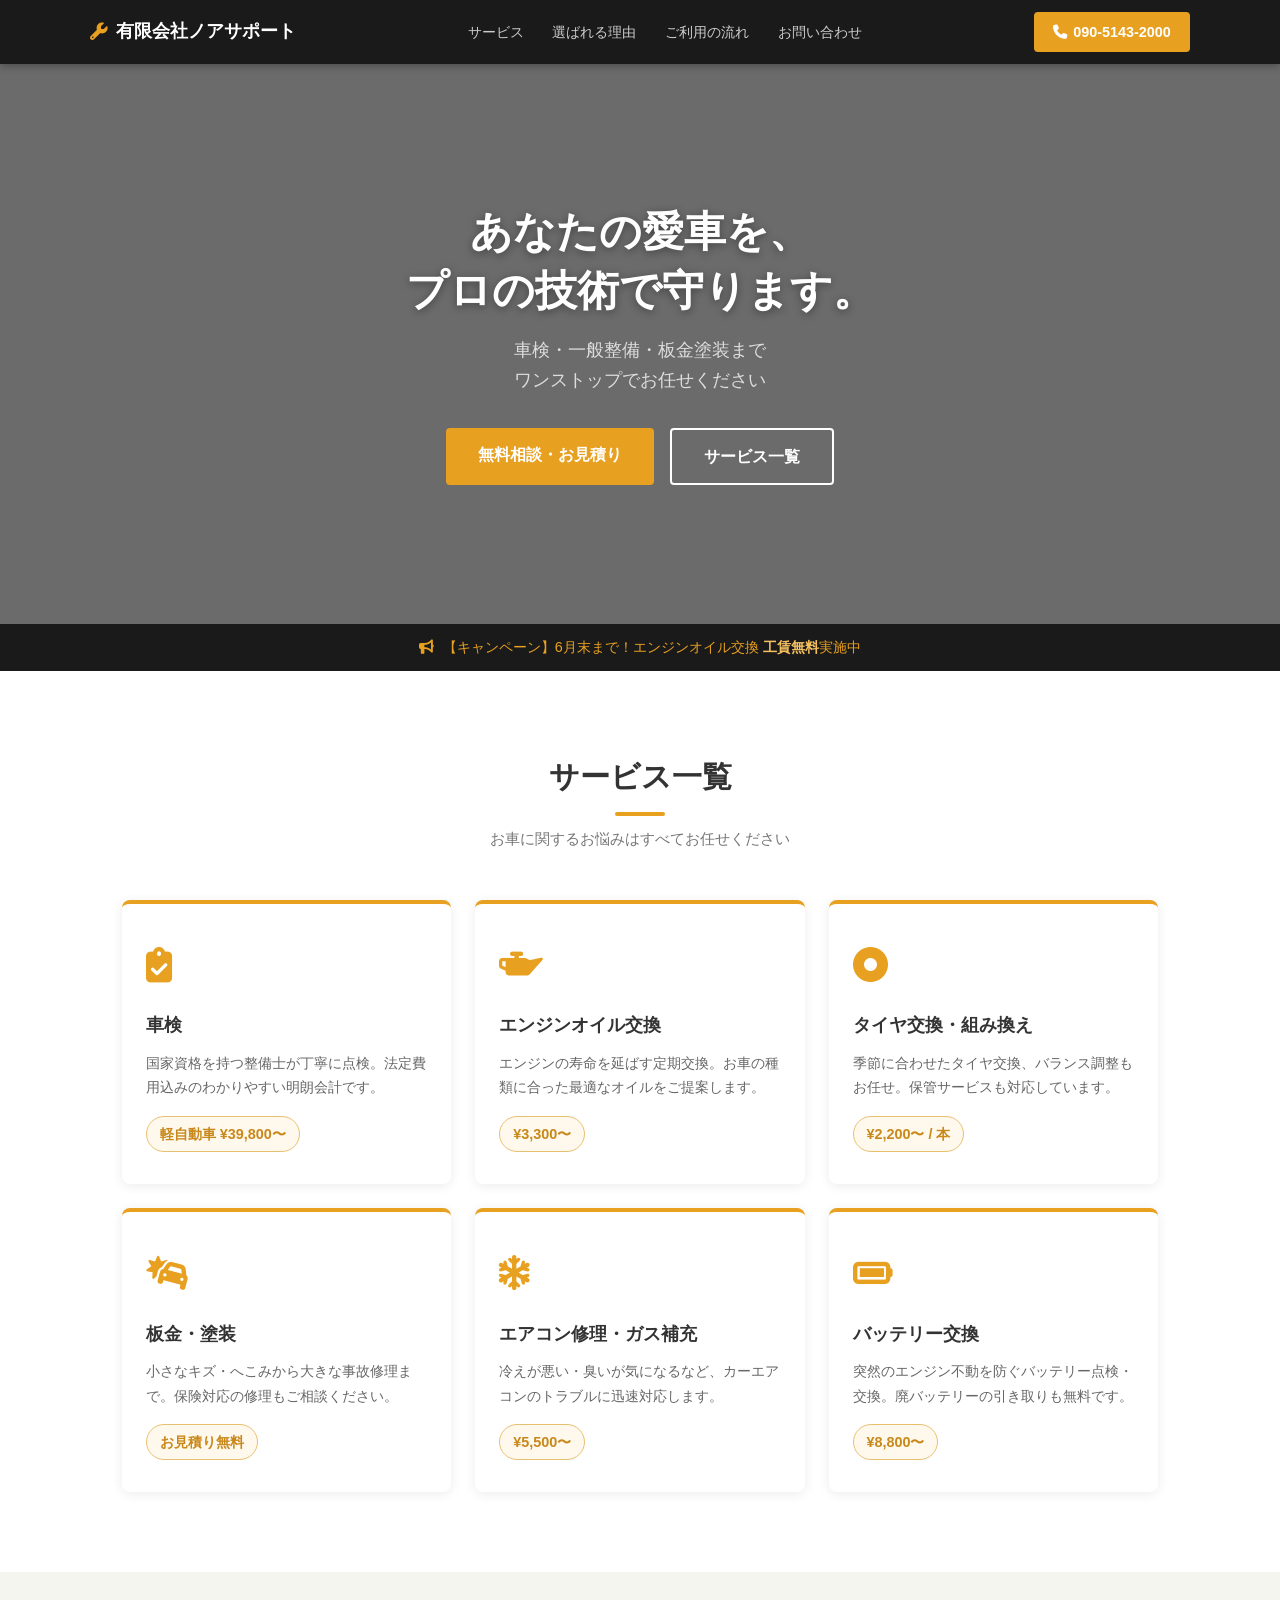
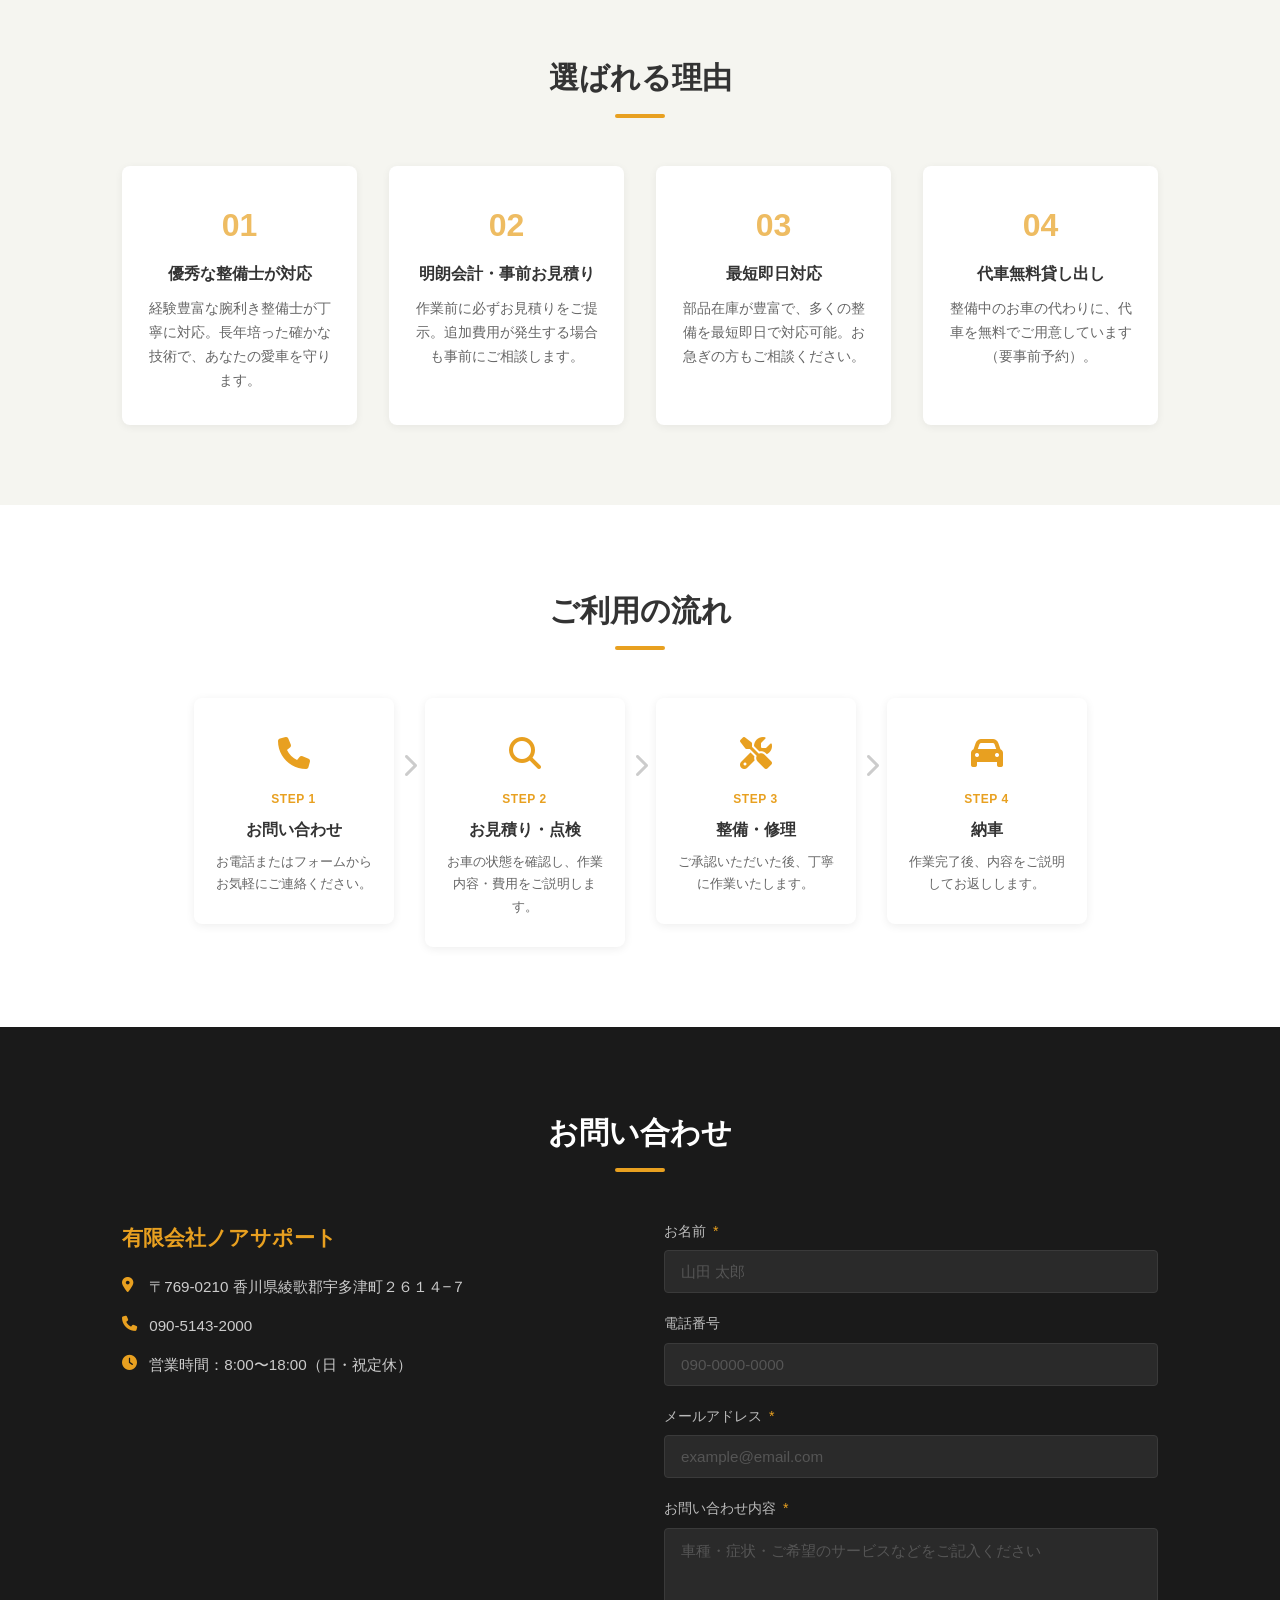
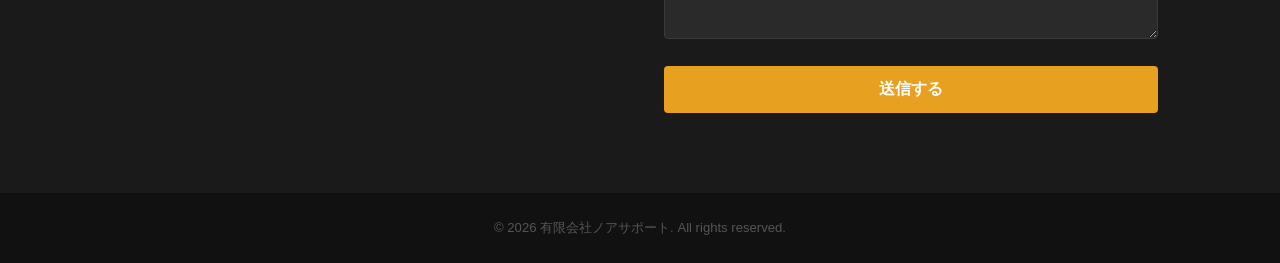
<file: index.html>
<!DOCTYPE html>
<html lang="ja">
<head>
  <meta charset="UTF-8">
  <meta name="viewport" content="width=device-width, initial-scale=1.0">
  <title>有限会社ノアサポート | 確かな技術と安心のサービス</title>
  <link rel="stylesheet" href="style.css">
  <link rel="stylesheet" href="https://cdnjs.cloudflare.com/ajax/libs/font-awesome/6.5.0/css/all.min.css">
</head>
<body>

  <!-- ヘッダー -->
  <header>
    <nav>
      <div class="logo">
        <i class="fas fa-wrench"></i> 有限会社ノアサポート
      </div>
      <ul>
        <li><a href="#services">サービス</a></li>
        <li><a href="#features">選ばれる理由</a></li>
        <li><a href="#flow">ご利用の流れ</a></li>
        <li><a href="#contact">お問い合わせ</a></li>
      </ul>
      <a href="tel:090-5143-2000" class="tel-btn"><i class="fas fa-phone"></i> 090-5143-2000</a>
      <button class="hamburger" id="hamburger" aria-label="メニュー">
        <span></span><span></span><span></span>
      </button>
    </nav>
  </header>

  <script>
    const btn = document.getElementById('hamburger');
    const menu = document.querySelector('nav ul');
    btn.addEventListener('click', () => {
      btn.classList.toggle('open');
      menu.classList.toggle('open');
    });
    menu.querySelectorAll('a').forEach(a => {
      a.addEventListener('click', () => {
        btn.classList.remove('open');
        menu.classList.remove('open');
      });
    });
  </script>

  <!-- ヒーロー -->
  <section class="hero">
    <div class="hero-overlay">
      <h1>あなたの愛車を、<br>プロの技術で守ります。</h1>
      <p>車検・一般整備・板金塗装まで<br>ワンストップでお任せください</p>
      <div class="hero-btns">
        <a href="#contact" class="btn btn-primary">無料相談・お見積り</a>
        <a href="#services" class="btn btn-outline">サービス一覧</a>
      </div>
    </div>
  </section>

  <!-- お知らせバー -->
  <div class="notice-bar">
    <i class="fas fa-bullhorn"></i>
    <span>【キャンペーン】6月末まで！エンジンオイル交換 <strong>工賃無料</strong>実施中</span>
  </div>

  <!-- サービス -->
  <section id="services">
    <div class="container">
      <h2 class="section-title">サービス一覧</h2>
      <p class="section-sub">お車に関するお悩みはすべてお任せください</p>
      <div class="services-grid">

        <div class="service-card">
          <div class="service-icon"><i class="fas fa-clipboard-check"></i></div>
          <h3>車検</h3>
          <p>国家資格を持つ整備士が丁寧に点検。法定費用込みのわかりやすい明朗会計です。</p>
          <span class="price">軽自動車 ¥39,800〜</span>
        </div>

        <div class="service-card">
          <div class="service-icon"><i class="fas fa-oil-can"></i></div>
          <h3>エンジンオイル交換</h3>
          <p>エンジンの寿命を延ばす定期交換。お車の種類に合った最適なオイルをご提案します。</p>
          <span class="price">¥3,300〜</span>
        </div>

        <div class="service-card">
          <div class="service-icon"><i class="fas fa-circle-dot"></i></div>
          <h3>タイヤ交換・組み換え</h3>
          <p>季節に合わせたタイヤ交換、バランス調整もお任せ。保管サービスも対応しています。</p>
          <span class="price">¥2,200〜 / 本</span>
        </div>

        <div class="service-card">
          <div class="service-icon"><i class="fas fa-car-burst"></i></div>
          <h3>板金・塗装</h3>
          <p>小さなキズ・へこみから大きな事故修理まで。保険対応の修理もご相談ください。</p>
          <span class="price">お見積り無料</span>
        </div>

        <div class="service-card">
          <div class="service-icon"><i class="fas fa-snowflake"></i></div>
          <h3>エアコン修理・ガス補充</h3>
          <p>冷えが悪い・臭いが気になるなど、カーエアコンのトラブルに迅速対応します。</p>
          <span class="price">¥5,500〜</span>
        </div>

        <div class="service-card">
          <div class="service-icon"><i class="fas fa-battery-full"></i></div>
          <h3>バッテリー交換</h3>
          <p>突然のエンジン不動を防ぐバッテリー点検・交換。廃バッテリーの引き取りも無料です。</p>
          <span class="price">¥8,800〜</span>
        </div>

      </div>
    </div>
  </section>

  <!-- 選ばれる理由 -->
  <section id="features" class="features-section">
    <div class="container">
      <h2 class="section-title">選ばれる理由</h2>
      <div class="features-grid">
        <div class="feature-item">
          <div class="feature-num">01</div>
          <h3>優秀な整備士が対応</h3>
          <p>経験豊富な腕利き整備士が丁寧に対応。長年培った確かな技術で、あなたの愛車を守ります。</p>
        </div>
        <div class="feature-item">
          <div class="feature-num">02</div>
          <h3>明朗会計・事前お見積り</h3>
          <p>作業前に必ずお見積りをご提示。追加費用が発生する場合も事前にご相談します。</p>
        </div>
        <div class="feature-item">
          <div class="feature-num">03</div>
          <h3>最短即日対応</h3>
          <p>部品在庫が豊富で、多くの整備を最短即日で対応可能。お急ぎの方もご相談ください。</p>
        </div>
        <div class="feature-item">
          <div class="feature-num">04</div>
          <h3>代車無料貸し出し</h3>
          <p>整備中のお車の代わりに、代車を無料でご用意しています（要事前予約）。</p>
        </div>
      </div>
    </div>
  </section>

  <!-- ご利用の流れ -->
  <section id="flow">
    <div class="container">
      <h2 class="section-title">ご利用の流れ</h2>
      <div class="flow-steps">
        <div class="flow-step">
          <div class="flow-icon"><i class="fas fa-phone"></i></div>
          <div class="flow-num">STEP 1</div>
          <h3>お問い合わせ</h3>
          <p>お電話またはフォームからお気軽にご連絡ください。</p>
        </div>
        <div class="flow-arrow"><i class="fas fa-chevron-right"></i></div>
        <div class="flow-step">
          <div class="flow-icon"><i class="fas fa-magnifying-glass"></i></div>
          <div class="flow-num">STEP 2</div>
          <h3>お見積り・点検</h3>
          <p>お車の状態を確認し、作業内容・費用をご説明します。</p>
        </div>
        <div class="flow-arrow"><i class="fas fa-chevron-right"></i></div>
        <div class="flow-step">
          <div class="flow-icon"><i class="fas fa-screwdriver-wrench"></i></div>
          <div class="flow-num">STEP 3</div>
          <h3>整備・修理</h3>
          <p>ご承認いただいた後、丁寧に作業いたします。</p>
        </div>
        <div class="flow-arrow"><i class="fas fa-chevron-right"></i></div>
        <div class="flow-step">
          <div class="flow-icon"><i class="fas fa-car"></i></div>
          <div class="flow-num">STEP 4</div>
          <h3>納車</h3>
          <p>作業完了後、内容をご説明してお返しします。</p>
        </div>
      </div>
    </div>
  </section>

  <!-- お問い合わせ -->
  <section id="contact" class="contact-section">
    <div class="container">
      <h2 class="section-title">お問い合わせ</h2>
      <div class="contact-wrap">
        <div class="contact-info">
          <h3>有限会社ノアサポート</h3>
          <ul>
            <li><i class="fas fa-location-dot"></i> 〒769-0210 香川県綾歌郡宇多津町２６１４−７</li>
            <li><i class="fas fa-phone"></i> 090-5143-2000</li>
            <li><i class="fas fa-clock"></i> 営業時間：8:00〜18:00（日・祝定休）</li>
          </ul>
          <div class="map-wrap">
            <iframe
              src="https://www.google.com/maps/embed?pb=!1m18!1m12!1m3!1d11130.314601921807!2d133.83432200919893!3d34.315975418053064!2m3!1f0!2f0!3f0!3m2!1i1024!2i768!4f13.1!3m3!1m2!1s0x3553df29c1229637%3A0x2313eeabb45a7a27!2z44CSNzY5LTAyMTAg6aaZ5bed55yM57a-5q2M6YOh5a6H5aSa5rSl55S677yS77yW77yR77yU4oiS77yX!5e0!3m2!1sja!2sjp!4v1776120578009!5m2!1sja!2sjp"
              width="100%"
              height="280"
              style="border:0; border-radius:8px;"
              allowfullscreen=""
              loading="lazy"
              referrerpolicy="no-referrer-when-downgrade">
            </iframe>
          </div>
        </div>
        <form class="contact-form">
          <div class="form-group">
            <label>お名前 <span>*</span></label>
            <input type="text" placeholder="山田 太郎">
          </div>
          <div class="form-group">
            <label>電話番号</label>
            <input type="tel" placeholder="090-0000-0000">
          </div>
          <div class="form-group">
            <label>メールアドレス <span>*</span></label>
            <input type="email" placeholder="example@email.com">
          </div>
          <div class="form-group">
            <label>お問い合わせ内容 <span>*</span></label>
            <textarea rows="5" placeholder="車種・症状・ご希望のサービスなどをご記入ください"></textarea>
          </div>
          <button type="submit" class="btn btn-primary">送信する</button>
        </form>
      </div>
    </div>
  </section>

  <!-- フッター -->
  <footer>
    <p>&copy; 2026 有限会社ノアサポート. All rights reserved.</p>
  </footer>

</body>
</html>
</file>
<file: style.css>
* {
  margin: 0;
  padding: 0;
  box-sizing: border-box;
}

html {
  scroll-behavior: smooth;
}

body {
  font-family: 'Helvetica Neue', Arial, 'Hiragino Kaku Gothic ProN', 'Hiragino Sans', Meiryo, sans-serif;
  color: #333;
  line-height: 1.7;
}

.container {
  max-width: 1100px;
  margin: 0 auto;
  padding: 0 2rem;
}

/* ========== ヘッダー ========== */
header {
  background: #1a1a1a;
  padding: 0 2rem;
  position: sticky;
  top: 0;
  z-index: 100;
  box-shadow: 0 2px 8px rgba(0,0,0,0.3);
}

nav {
  max-width: 1100px;
  margin: 0 auto;
  display: flex;
  align-items: center;
  justify-content: space-between;
  height: 64px;
}

.logo {
  color: #fff;
  font-size: 1.1rem;
  font-weight: bold;
  display: flex;
  align-items: center;
  gap: 0.5rem;
}

.logo i {
  color: #e8a020;
}

nav ul {
  list-style: none;
  display: flex;
  gap: 1.8rem;
}

nav ul a {
  color: #ccc;
  text-decoration: none;
  font-size: 0.9rem;
  transition: color 0.2s;
}

nav ul a:hover {
  color: #e8a020;
}

.tel-btn {
  background: #e8a020;
  color: #fff;
  padding: 0.5rem 1.2rem;
  border-radius: 4px;
  text-decoration: none;
  font-size: 0.9rem;
  font-weight: bold;
  display: flex;
  align-items: center;
  gap: 0.4rem;
  transition: background 0.2s;
}

.tel-btn:hover {
  background: #c8881a;
}

/* ========== ヒーロー ========== */
.hero {
  background:
    linear-gradient(rgba(0,0,0,0.58), rgba(0,0,0,0.58)),
    url('https://images.unsplash.com/photo-1486262715619-67b85e0b08d3?w=1600&q=80') center/cover no-repeat;
  min-height: 560px;
  display: flex;
  align-items: center;
  justify-content: center;
  text-align: center;
  color: #fff;
}

.hero-overlay h1 {
  font-size: 2.6rem;
  font-weight: bold;
  line-height: 1.4;
  margin-bottom: 1rem;
  text-shadow: 0 2px 8px rgba(0,0,0,0.4);
}

.hero-overlay p {
  font-size: 1.1rem;
  color: #ddd;
  margin-bottom: 2rem;
}

.hero-btns {
  display: flex;
  gap: 1rem;
  justify-content: center;
  flex-wrap: wrap;
}

.btn {
  display: inline-block;
  padding: 0.8rem 2rem;
  border-radius: 4px;
  font-size: 1rem;
  font-weight: bold;
  text-decoration: none;
  transition: all 0.2s;
  cursor: pointer;
  border: none;
}

.btn-primary {
  background: #e8a020;
  color: #fff;
}

.btn-primary:hover {
  background: #c8881a;
}

.btn-outline {
  border: 2px solid #fff;
  color: #fff;
  background: transparent;
}

.btn-outline:hover {
  background: rgba(255,255,255,0.15);
}

/* ========== お知らせバー ========== */
.notice-bar {
  background: #1a1a1a;
  color: #e8a020;
  text-align: center;
  padding: 0.7rem 1rem;
  font-size: 0.9rem;
  display: flex;
  align-items: center;
  justify-content: center;
  gap: 0.6rem;
}

.notice-bar strong {
  color: #f5c060;
}

/* ========== セクション共通 ========== */
section:not(.hero):not(.features-section):not(.contact-section) {
  padding: 5rem 0;
}

.section-title {
  text-align: center;
  font-size: 1.9rem;
  margin-bottom: 0.6rem;
  position: relative;
}

.section-title::after {
  content: '';
  display: block;
  width: 50px;
  height: 4px;
  background: #e8a020;
  margin: 0.6rem auto 0;
  border-radius: 2px;
}

.section-sub {
  text-align: center;
  color: #777;
  margin-bottom: 3rem;
  font-size: 0.95rem;
}

/* ========== サービス ========== */
.services-grid {
  display: grid;
  grid-template-columns: repeat(auto-fit, minmax(300px, 1fr));
  gap: 1.5rem;
}

.service-card {
  background: #fff;
  border-radius: 8px;
  padding: 2rem 1.5rem;
  box-shadow: 0 2px 12px rgba(0,0,0,0.08);
  border-top: 4px solid #e8a020;
  transition: transform 0.2s, box-shadow 0.2s;
}

.service-card:hover {
  transform: translateY(-5px);
  box-shadow: 0 8px 24px rgba(0,0,0,0.13);
}

.service-icon {
  font-size: 2.2rem;
  color: #e8a020;
  margin-bottom: 1rem;
}

.service-card h3 {
  font-size: 1.1rem;
  margin-bottom: 0.6rem;
}

.service-card p {
  color: #666;
  font-size: 0.9rem;
  margin-bottom: 1rem;
}

.price {
  display: inline-block;
  background: #fff8ec;
  color: #c8881a;
  font-weight: bold;
  font-size: 0.9rem;
  padding: 0.3rem 0.8rem;
  border-radius: 20px;
  border: 1px solid #e8c070;
}

/* ========== 選ばれる理由 ========== */
.features-section {
  background: #f5f5f0;
  padding: 5rem 0;
}

.features-grid {
  display: grid;
  grid-template-columns: repeat(auto-fit, minmax(230px, 1fr));
  gap: 2rem;
  margin-top: 3rem;
}

.feature-item {
  background: #fff;
  border-radius: 8px;
  padding: 2rem 1.5rem;
  text-align: center;
  box-shadow: 0 2px 8px rgba(0,0,0,0.06);
}

.feature-num {
  font-size: 2rem;
  font-weight: bold;
  color: #e8a020;
  opacity: 0.7;
  margin-bottom: 0.5rem;
}

.feature-item h3 {
  font-size: 1rem;
  margin-bottom: 0.6rem;
}

.feature-item p {
  color: #666;
  font-size: 0.88rem;
}

/* ========== ご利用の流れ ========== */
.flow-steps {
  display: flex;
  align-items: flex-start;
  justify-content: center;
  gap: 0.5rem;
  flex-wrap: wrap;
  margin-top: 3rem;
}

.flow-step {
  background: #fff;
  border-radius: 8px;
  padding: 1.8rem 1.2rem;
  text-align: center;
  width: 200px;
  box-shadow: 0 2px 10px rgba(0,0,0,0.07);
}

.flow-icon {
  font-size: 2rem;
  color: #e8a020;
  margin-bottom: 0.5rem;
}

.flow-num {
  font-size: 0.75rem;
  color: #e8a020;
  font-weight: bold;
  letter-spacing: 0.05em;
  margin-bottom: 0.4rem;
}

.flow-step h3 {
  font-size: 1rem;
  margin-bottom: 0.5rem;
}

.flow-step p {
  font-size: 0.82rem;
  color: #666;
}

.flow-arrow {
  color: #ccc;
  font-size: 1.5rem;
  padding-top: 3rem;
  align-self: flex-start;
}

/* ========== お問い合わせ ========== */
.contact-section {
  background: #1a1a1a;
  color: #fff;
  padding: 5rem 0;
}

.contact-section .section-title {
  color: #fff;
}

.contact-wrap {
  display: grid;
  grid-template-columns: 1fr 1fr;
  gap: 3rem;
  margin-top: 3rem;
}

.contact-info h3 {
  font-size: 1.3rem;
  color: #e8a020;
  margin-bottom: 1.2rem;
}

.contact-info ul {
  list-style: none;
}

.contact-info ul li {
  display: flex;
  align-items: flex-start;
  gap: 0.7rem;
  margin-bottom: 0.8rem;
  font-size: 0.95rem;
  color: #ccc;
}

.contact-info ul li i {
  color: #e8a020;
  width: 16px;
  margin-top: 3px;
}

.map-wrap {
  margin-top: 1.5rem;
  border-radius: 8px;
  overflow: hidden;
}

/* フォーム */
.contact-form {
  display: flex;
  flex-direction: column;
  gap: 1.2rem;
}

.form-group label {
  display: block;
  font-size: 0.88rem;
  color: #bbb;
  margin-bottom: 0.4rem;
}

.form-group label span {
  color: #e8a020;
  margin-left: 0.2rem;
}

.form-group input,
.form-group textarea {
  width: 100%;
  padding: 0.75rem 1rem;
  background: #2a2a2a;
  border: 1px solid #3a3a3a;
  border-radius: 4px;
  color: #fff;
  font-size: 0.95rem;
  transition: border 0.2s;
  font-family: inherit;
}

.form-group input:focus,
.form-group textarea:focus {
  outline: none;
  border-color: #e8a020;
}

.form-group input::placeholder,
.form-group textarea::placeholder {
  color: #555;
}

/* ========== フッター ========== */
footer {
  background: #111;
  color: #555;
  text-align: center;
  padding: 1.5rem;
  font-size: 0.82rem;
}

/* ========== ハンバーガーメニュー ========== */
.hamburger {
  display: none;
  flex-direction: column;
  gap: 5px;
  cursor: pointer;
  background: none;
  border: none;
  padding: 4px;
}

.hamburger span {
  display: block;
  width: 24px;
  height: 2px;
  background: #fff;
  border-radius: 2px;
  transition: all 0.3s;
}

.hamburger.open span:nth-child(1) { transform: translateY(7px) rotate(45deg); }
.hamburger.open span:nth-child(2) { opacity: 0; }
.hamburger.open span:nth-child(3) { transform: translateY(-7px) rotate(-45deg); }

/* ========== レスポンシブ ========== */
@media (max-width: 768px) {
  .hamburger { display: flex; }

  nav ul {
    display: none;
    position: absolute;
    top: 64px;
    left: 0;
    right: 0;
    background: #1a1a1a;
    flex-direction: column;
    gap: 0;
    padding: 0.5rem 0;
    z-index: 200;
  }

  nav ul.open { display: flex; }

  nav ul li a {
    display: block;
    padding: 0.9rem 2rem;
    border-bottom: 1px solid #2a2a2a;
  }

  .tel-btn {
    font-size: 0.8rem;
    padding: 0.4rem 0.8rem;
  }

  .hero-overlay h1 { font-size: 1.6rem; }
  .hero-overlay p { font-size: 0.95rem; }
  .hero-btns { flex-direction: column; align-items: center; }

  .section-title { font-size: 1.5rem; }

  .services-grid { grid-template-columns: 1fr; }
  .features-grid { grid-template-columns: 1fr 1fr; }

  .contact-wrap { grid-template-columns: 1fr; }

  .flow-steps { flex-direction: column; align-items: center; }
  .flow-arrow { display: none; }
  .flow-step { width: 100%; max-width: 340px; }

  .logo { font-size: 0.95rem; }
}
</file>
